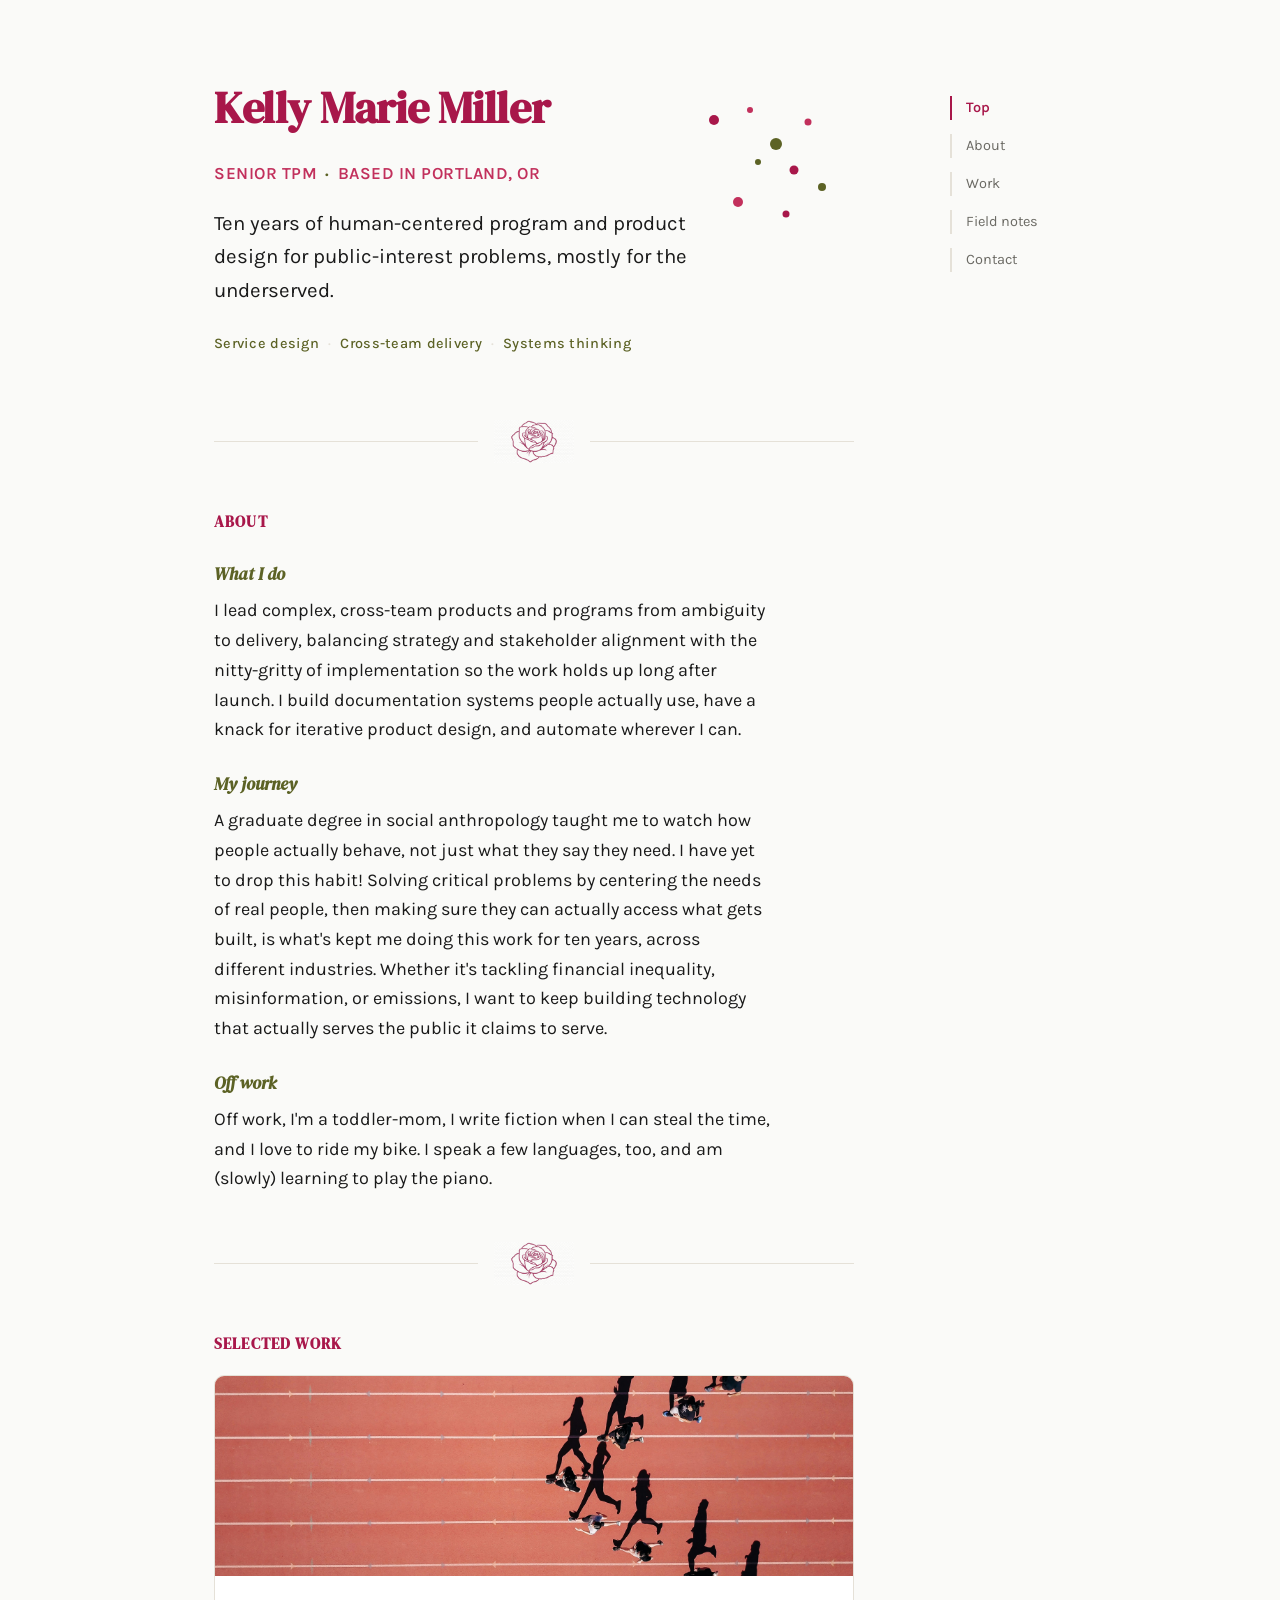
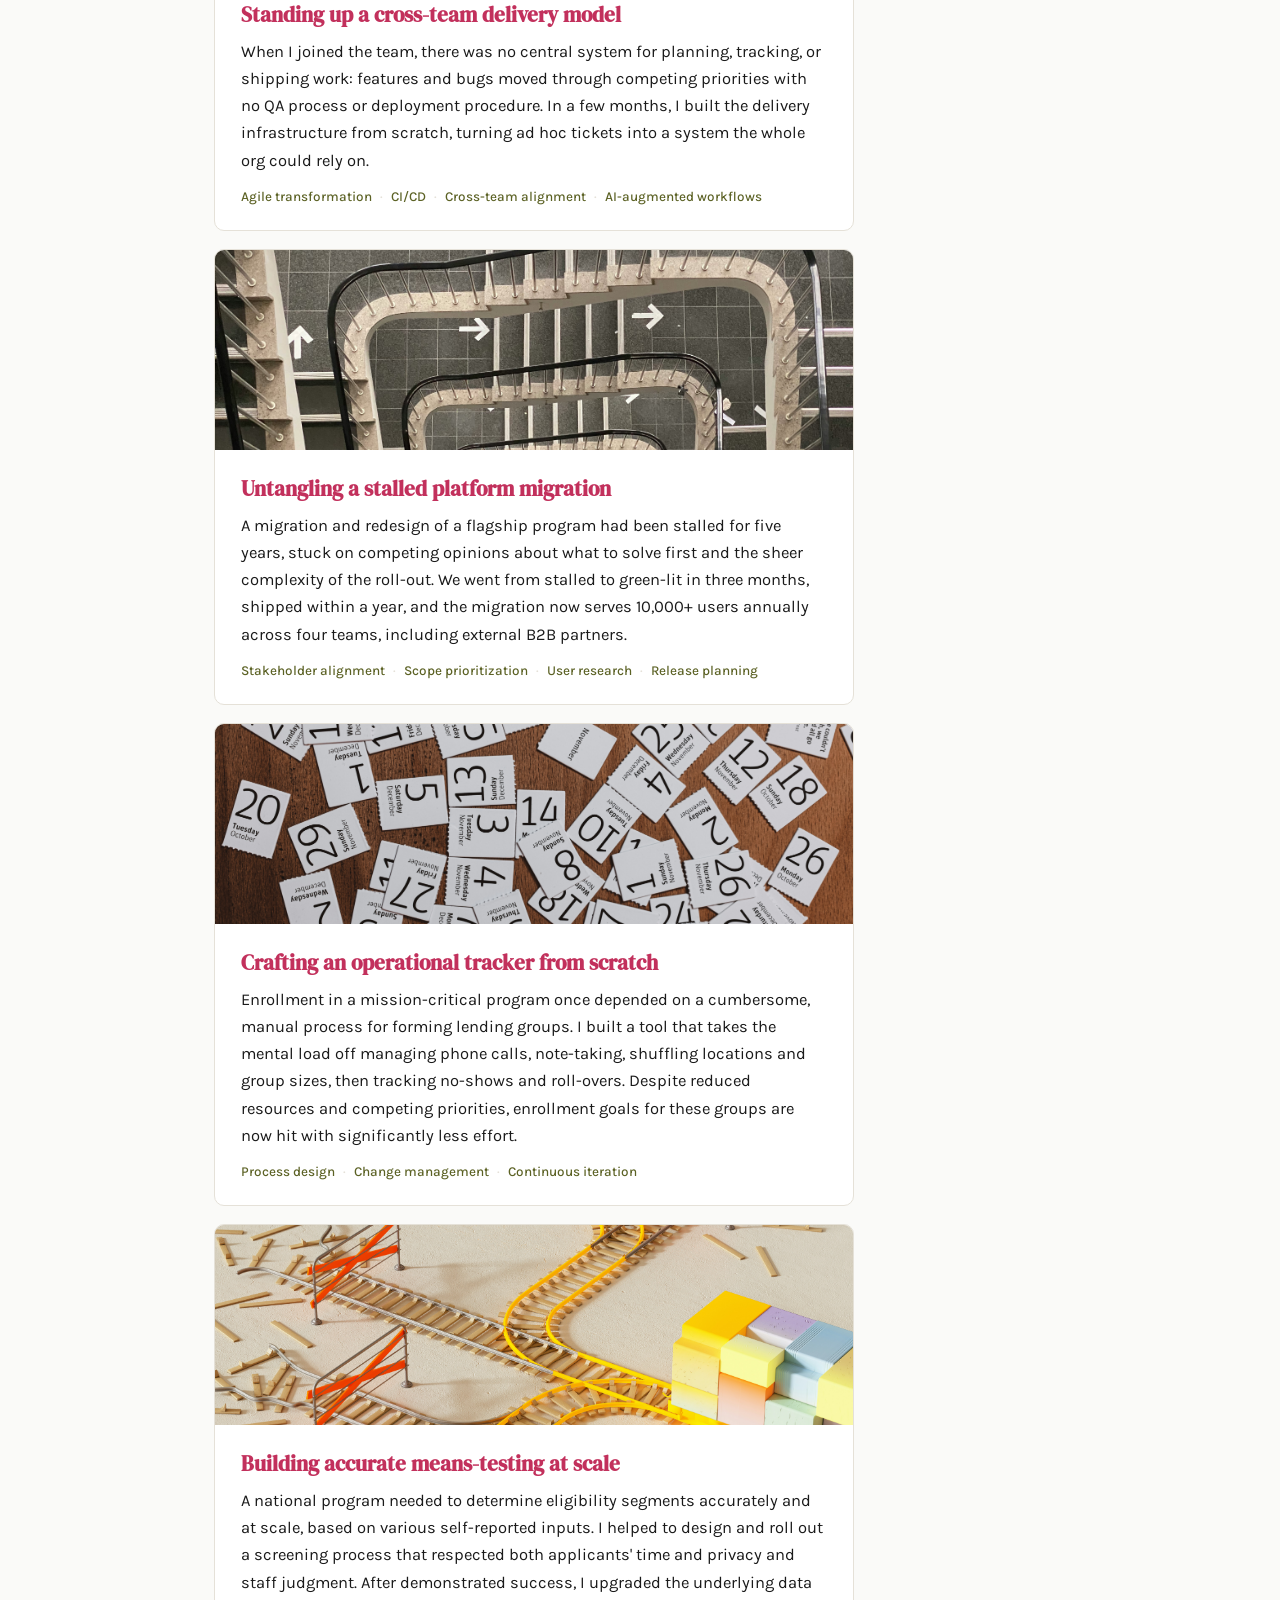
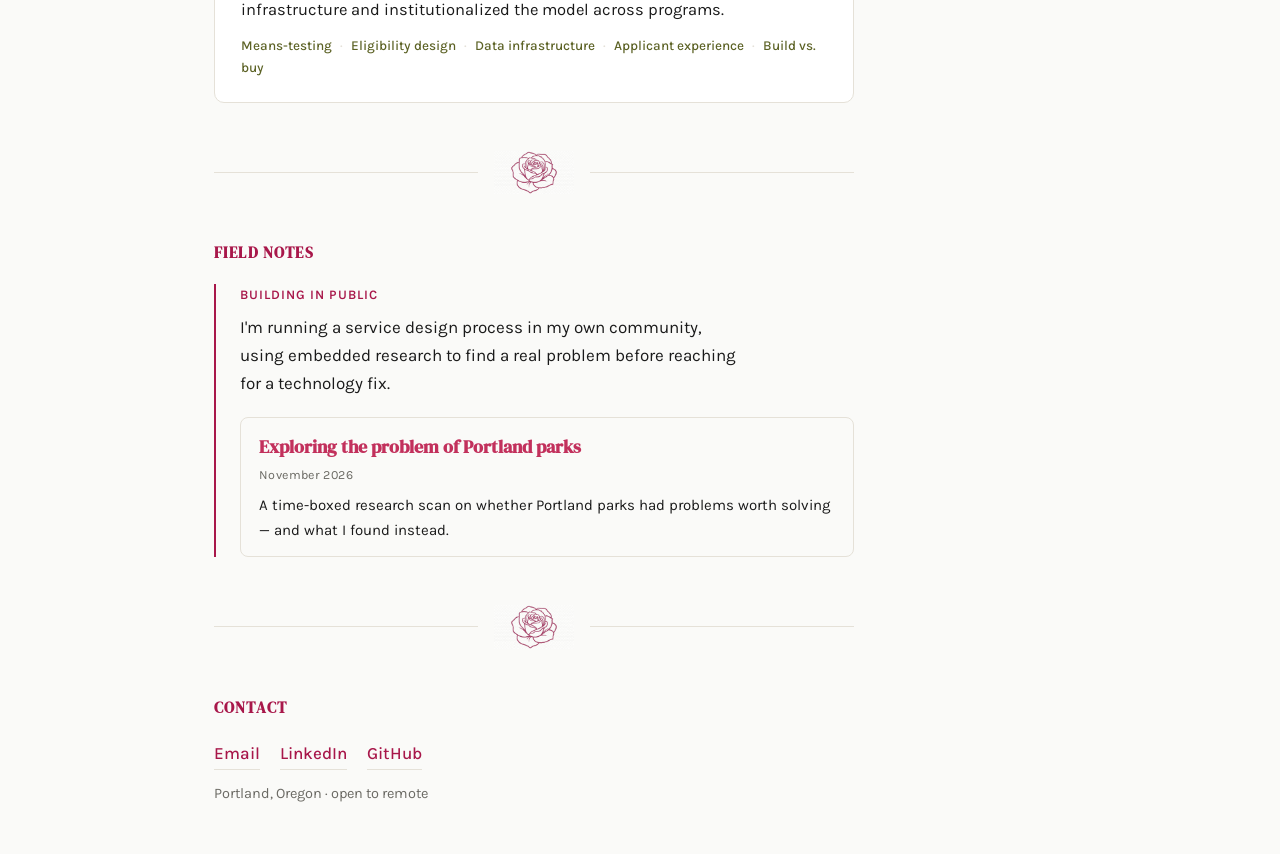
<file: index.html>
<!DOCTYPE html>
<html lang="en">
<head>
  <meta charset="UTF-8">
  <meta name="viewport" content="width=device-width, initial-scale=1.0">
  <title>Kelly Marie Miller — Senior Technical Program Manager</title>
  <meta name="description" content="Senior Technical Program Manager specializing in civic tech, climate, and education. Based in Portland, Oregon.">

  <!-- Fonts -->
  <link rel="preconnect" href="https://fonts.googleapis.com">
  <link rel="preconnect" href="https://fonts.gstatic.com" crossorigin>
  <link href="https://fonts.googleapis.com/css2?family=DM+Serif+Display:ital@0;1&family=Karla:wght@400;500;600&display=swap" rel="stylesheet">

  <!-- Design tokens (colors, fonts, spacing) — edit this to retheme -->
  <link rel="stylesheet" href="css/tokens.css">

  <!-- Component styles — do not edit for content changes -->
  <link rel="stylesheet" href="css/styles.css">
</head>
<body>

<!-- Mobile sticky nav -->
<nav class="top-nav" aria-label="Page sections">
  <div class="top-nav-inner">
    <a href="#top"     data-target="top"     class="current">Top</a>
    <a href="#about"   data-target="about">About</a>
    <a href="#work"    data-target="work">Work</a>
    <a href="#field-notes" data-target="field-notes">Now</a>
    <a href="#contact" data-target="contact">Contact</a>
  </div>
</nav>

<div class="layout-wrap">

  <!-- Main content -->
  <div class="page">

    <!-- Hero -->
    <section id="top" class="hero">

      <!-- Dot-connect animation -->
      <div class="hero-visual-slot" aria-hidden="true">
        <svg viewBox="0 0 160 150" fill="none" id="sketch-svg">
          <path id="sketch-path"
            d="M 16 28 L 52 18 L 78 52 L 110 30 L 96 78 L 60 70 L 40 110 L 88 122 L 124 95"
            fill="none" stroke="#A8174A" stroke-width="2" stroke-linecap="round" stroke-linejoin="round"
            stroke-dasharray="520" stroke-dashoffset="520"></path>
          <circle cx="16"  cy="28"  r="5"   fill="#A8174A"></circle>
          <circle cx="52"  cy="18"  r="3"   fill="#C2305C"></circle>
          <circle cx="78"  cy="52"  r="6"   fill="#5C6225"></circle>
          <circle cx="110" cy="30"  r="3.5" fill="#C2305C"></circle>
          <circle cx="96"  cy="78"  r="4.5" fill="#A8174A"></circle>
          <circle cx="60"  cy="70"  r="3"   fill="#5C6225"></circle>
          <circle cx="40"  cy="110" r="5"   fill="#C2305C"></circle>
          <circle cx="88"  cy="122" r="3.5" fill="#A8174A"></circle>
          <circle cx="124" cy="95"  r="4"   fill="#5C6225"></circle>
        </svg>
      </div>

      <div class="hero-text">
        <div class="hero-name"       id="hero-name"></div>
        <div class="hero-identity"   id="hero-identity"></div>
        <div class="hero-line"       id="hero-line"></div>
        <div class="hero-keywords"   id="hero-keywords"></div>
      </div>
    </section>

    <div class="rose-divider">
      <div class="rule-line"></div>
      <img src="assets/images/rose-divider.png" alt="" aria-hidden="true">
      <div class="rule-line"></div>
    </div>

    <!-- About -->
    <section id="about" class="section about-block">
      <div class="section-eyebrow">About</div>
      <div class="sub-eyebrow">What I do</div>
      <p id="about-what"></p>
      <div class="sub-eyebrow">My journey</div>
      <p id="about-journey"></p>
      <div class="sub-eyebrow">Off work</div>
      <p id="about-offwork"></p>
    </section>

    <div class="rose-divider">
      <div class="rule-line"></div>
      <img src="assets/images/rose-divider.png" alt="" aria-hidden="true">
      <div class="rule-line"></div>
    </div>

    <!-- Work -->
    <section id="work" class="section">
      <div class="section-eyebrow">Selected work</div>
      <div class="case-list" id="case-list"></div>
    </section>

    <div class="rose-divider">
      <div class="rule-line"></div>
      <img src="assets/images/rose-divider.png" alt="" aria-hidden="true">
      <div class="rule-line"></div>
    </div>

    <!-- Building in public -->
    <section id="field-notes" class="section">
      <div class="section-eyebrow">Field notes</div>
      <div class="project-block">
        <div class="project-label" id="project-label"></div>
        <p class="project-intro" id="project-intro"></p>
        <div class="post-list" id="post-list"></div>
      </div>
    </section>

    <div class="rose-divider">
      <div class="rule-line"></div>
      <img src="assets/images/rose-divider.png" alt="" aria-hidden="true">
      <div class="rule-line"></div>
    </div>

    <!-- Contact -->
    <section id="contact" class="section">
      <div class="section-eyebrow">Contact</div>
      <div class="contact-block">
    <div class="contact-links">
          <a id="contact-email" href="#">Email</a>
          <a id="contact-linkedin" href="#" target="_blank" rel="noopener">LinkedIn</a>
          <a id="contact-github" href="#" target="_blank" rel="noopener">GitHub</a>
        </div>
        <div class="contact-note" id="contact-note"></div>
      </div>
    </section>


  </div>

  <!-- Side nav -->
  <nav class="side-nav" aria-label="Page sections">
    <div class="side-nav-inner">
      <a href="#top"     data-target="top"     class="current">Top</a>
      <a href="#about"   data-target="about">About</a>
      <a href="#work"    data-target="work">Work</a>
      <a href="#field-notes" data-target="field-notes">Field notes</a>
      <a href="#contact" data-target="contact">Contact</a>
    </div>
  </nav>

</div>

<!-- Modal -->
<div class="modal-overlay" id="modal-overlay" role="dialog" aria-modal="true" aria-labelledby="modal-title">
  <div class="modal">
    <button class="modal-close" id="modal-close" aria-label="Close">&times;</button>
    <div class="modal-image" id="modal-image">image or diagram</div>
    <div class="modal-body">
      <div class="modal-title"   id="modal-title"></div>
      <div class="modal-context" id="modal-context"></div>
      <div class="modal-outcome" id="modal-outcome"></div>
      <ul  class="modal-details" id="modal-details"></ul>
      <div class="modal-tags"    id="modal-tags"></div>
    </div>
  </div>
</div>

<!-- Content: edit this file to update all copy -->
<script src="js/content.js"></script>

<!-- App logic: do not edit -->
<script src="js/main.js"></script>

</body>
</html>
</file>
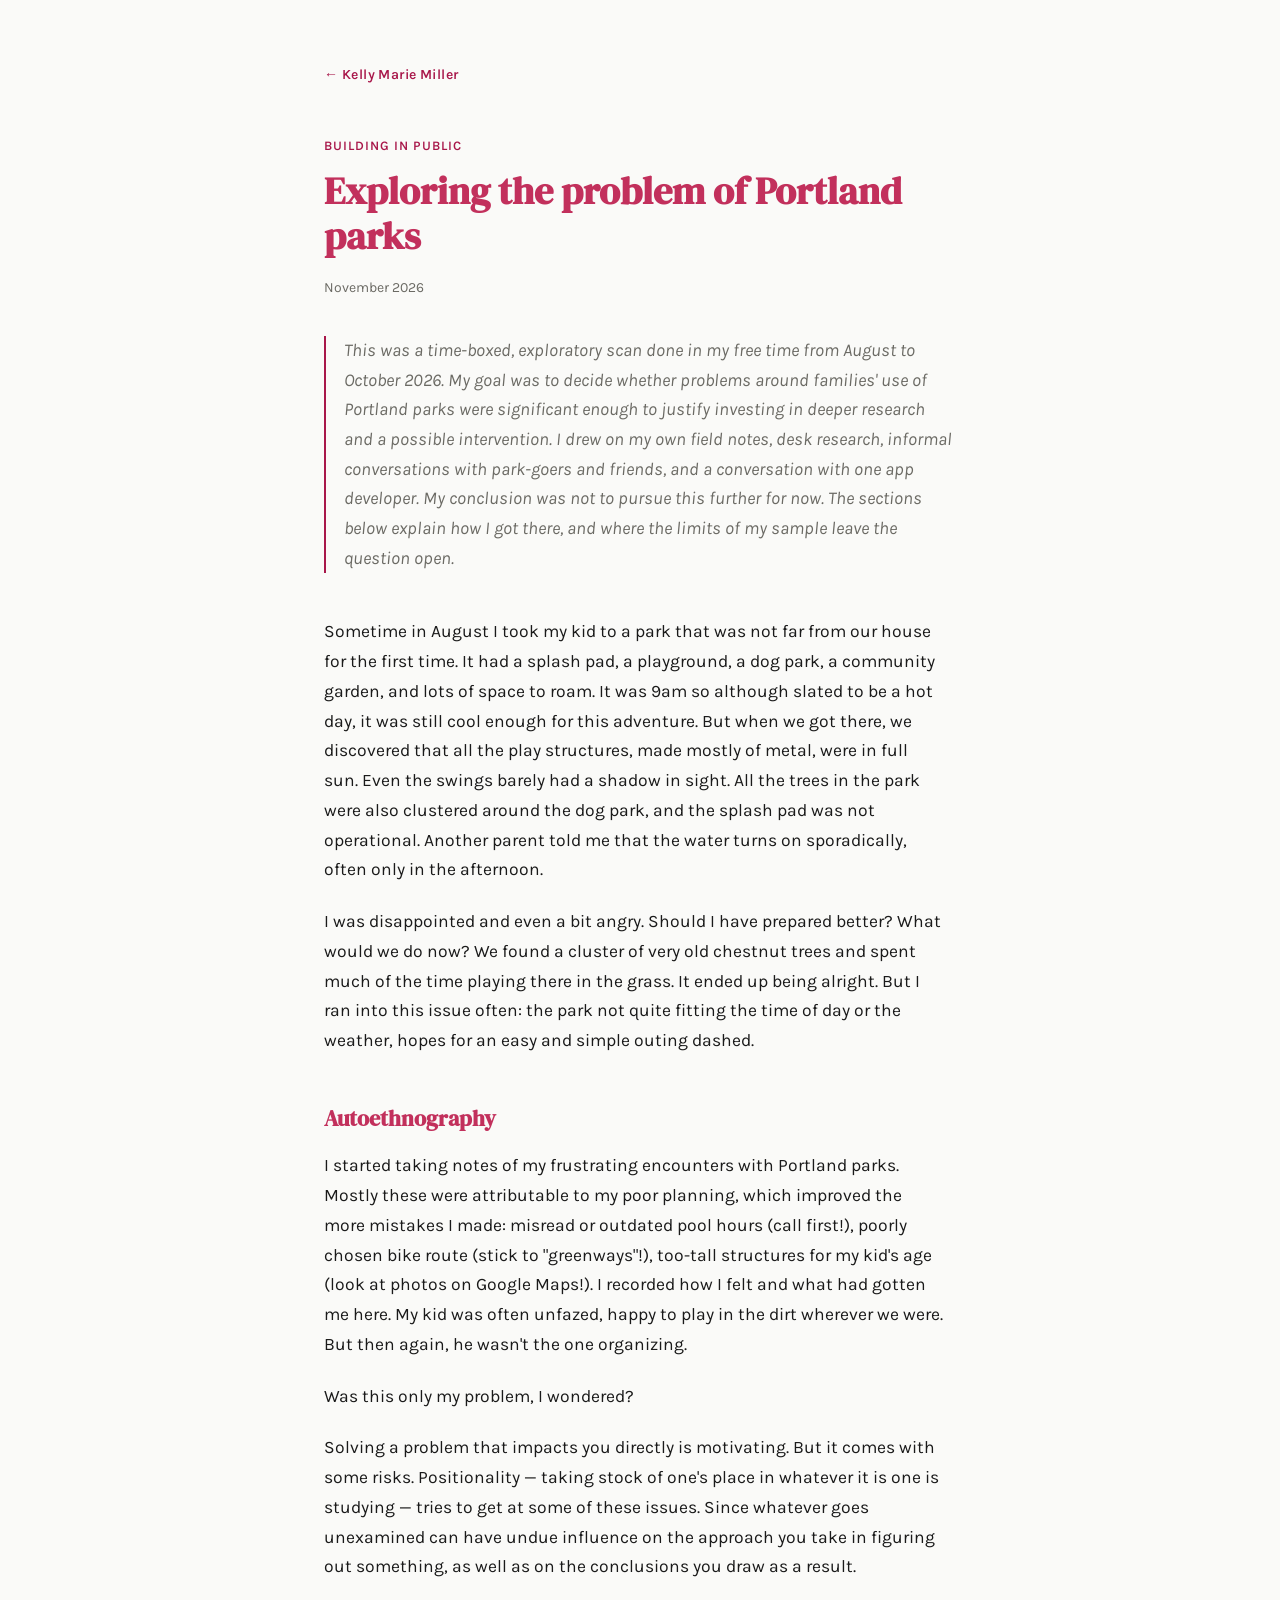
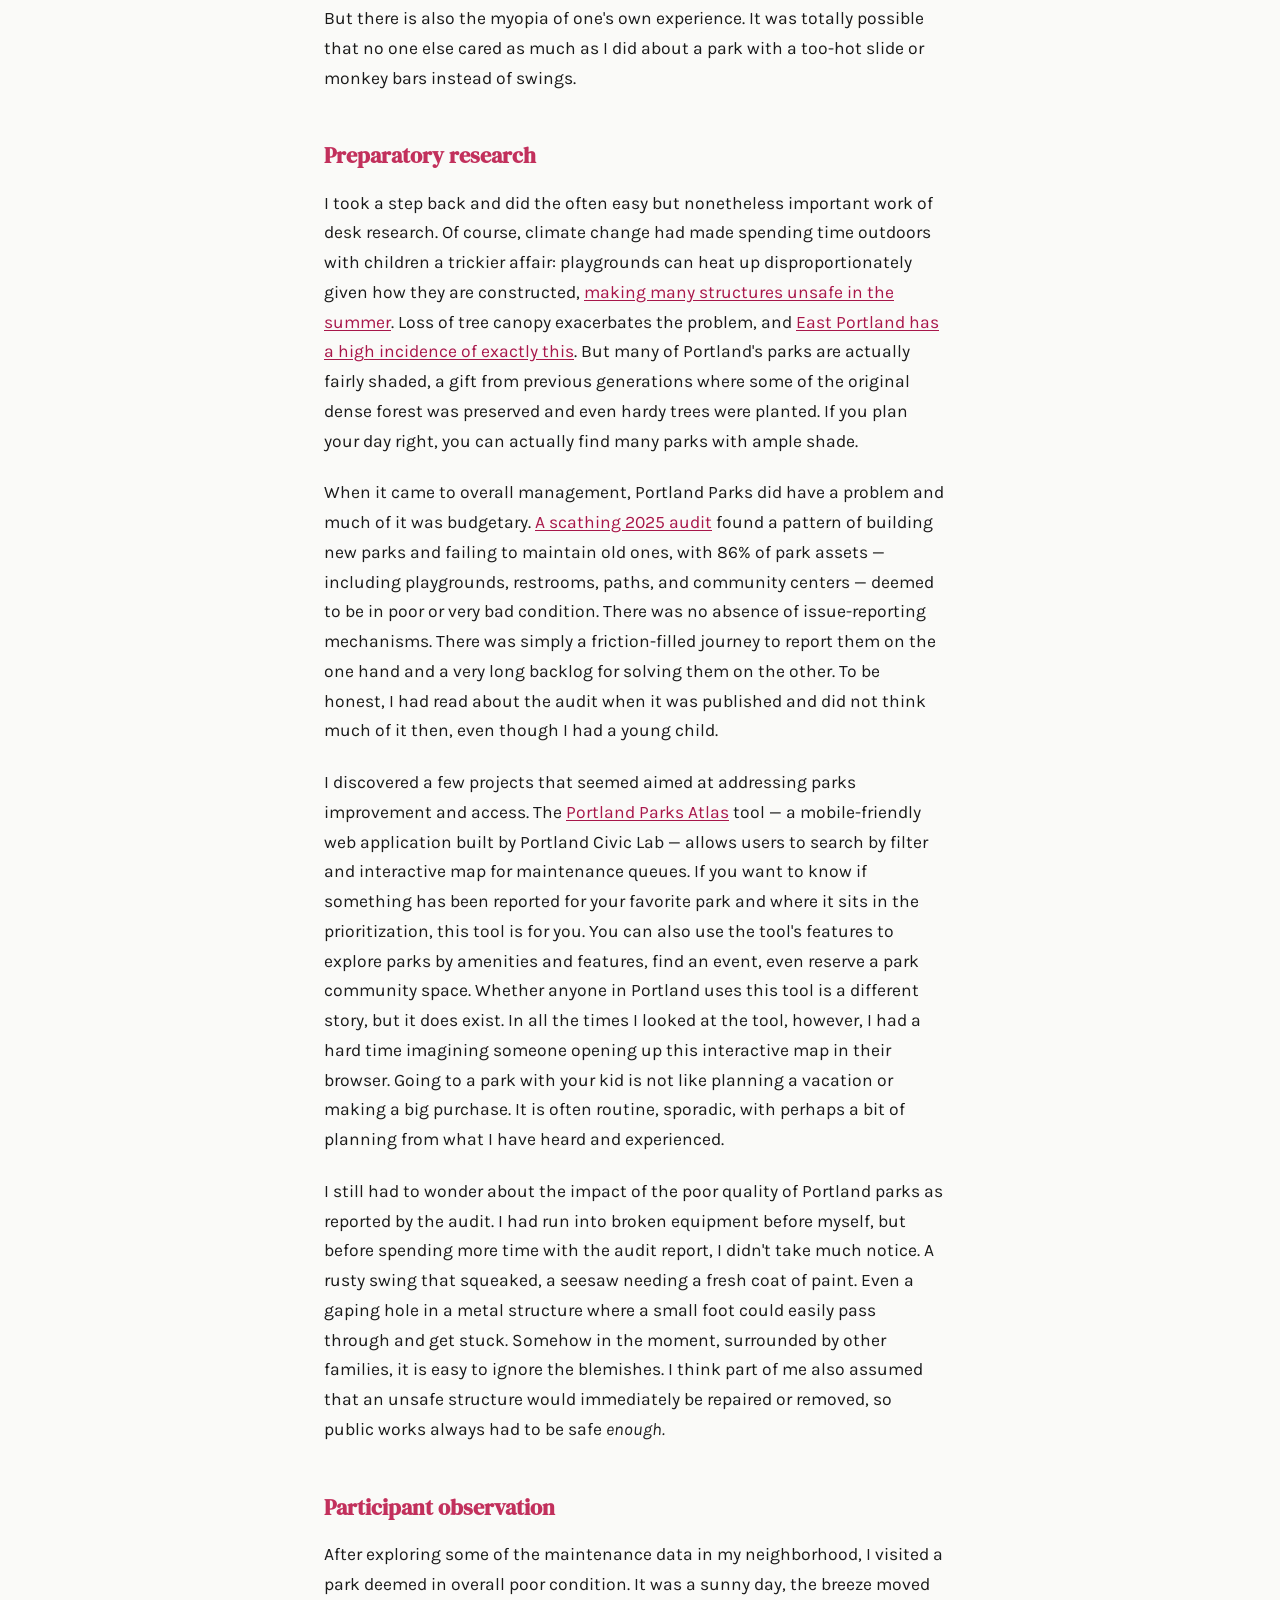
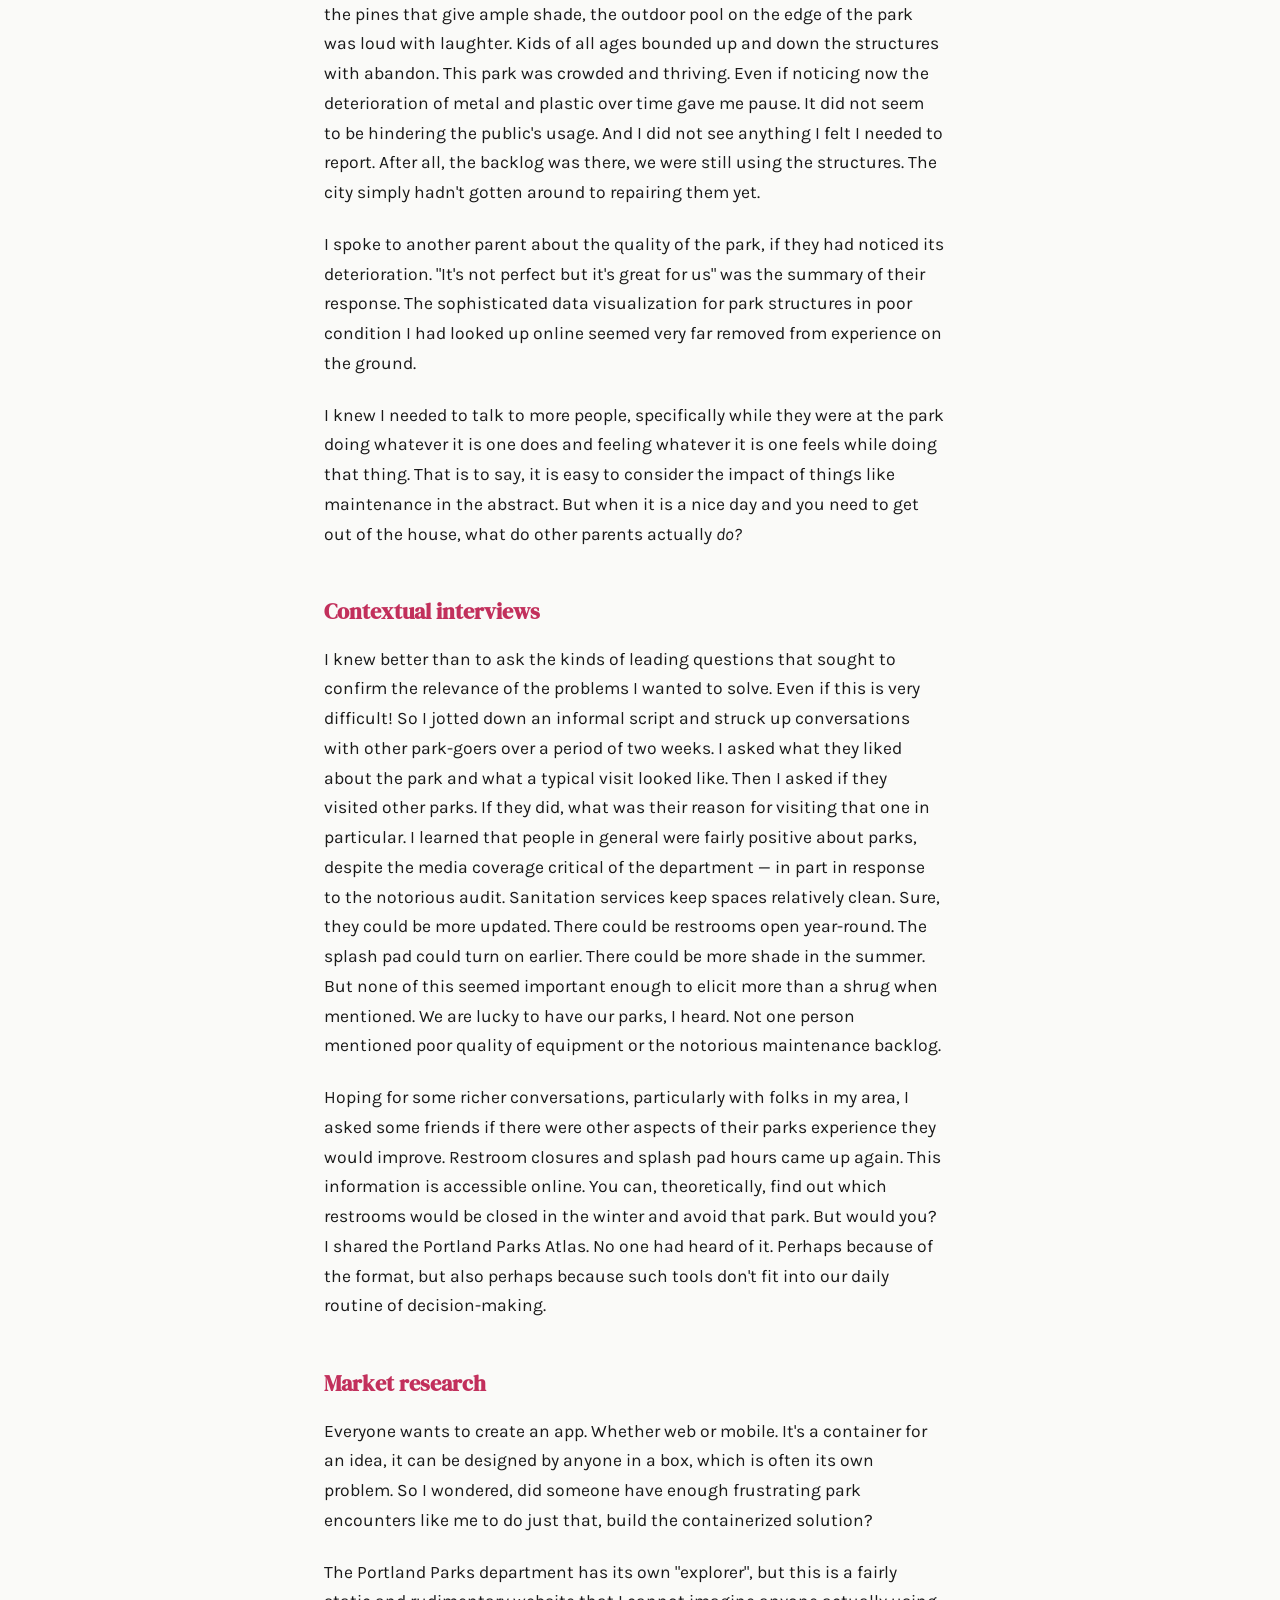
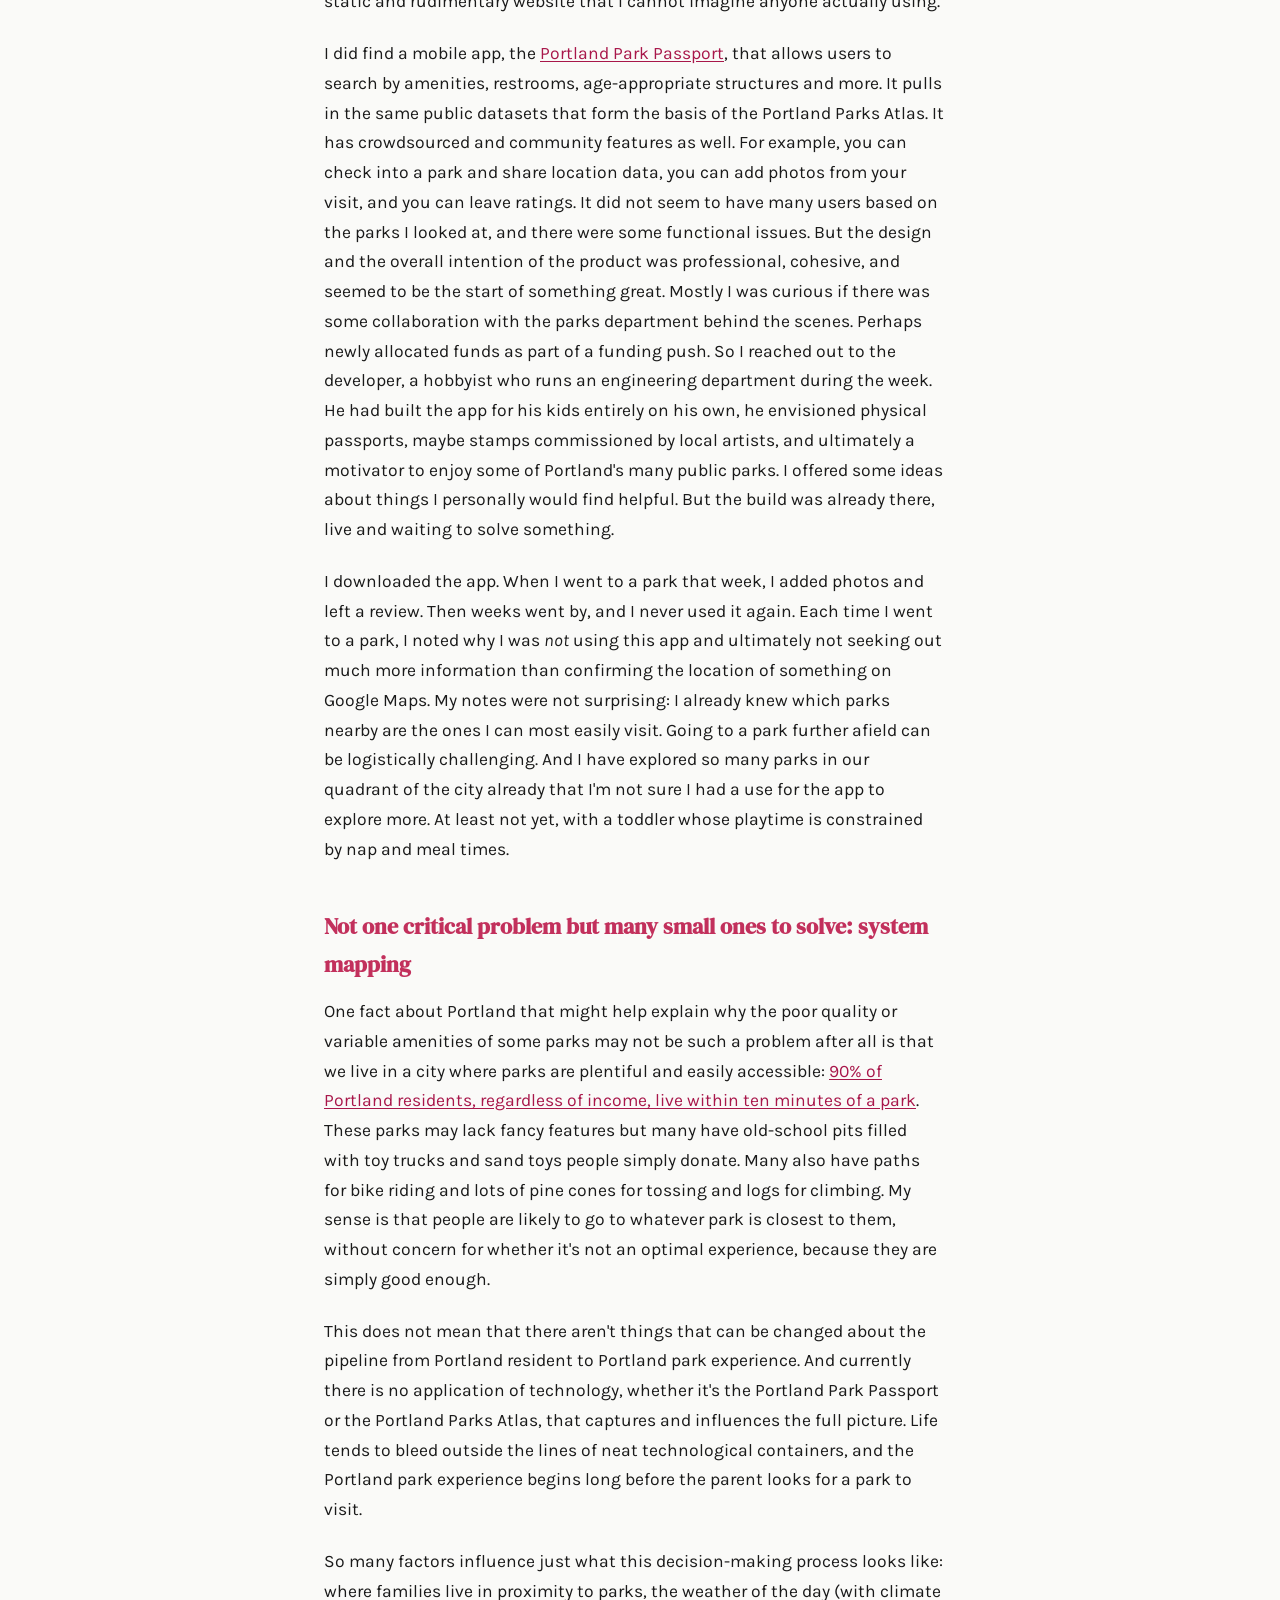
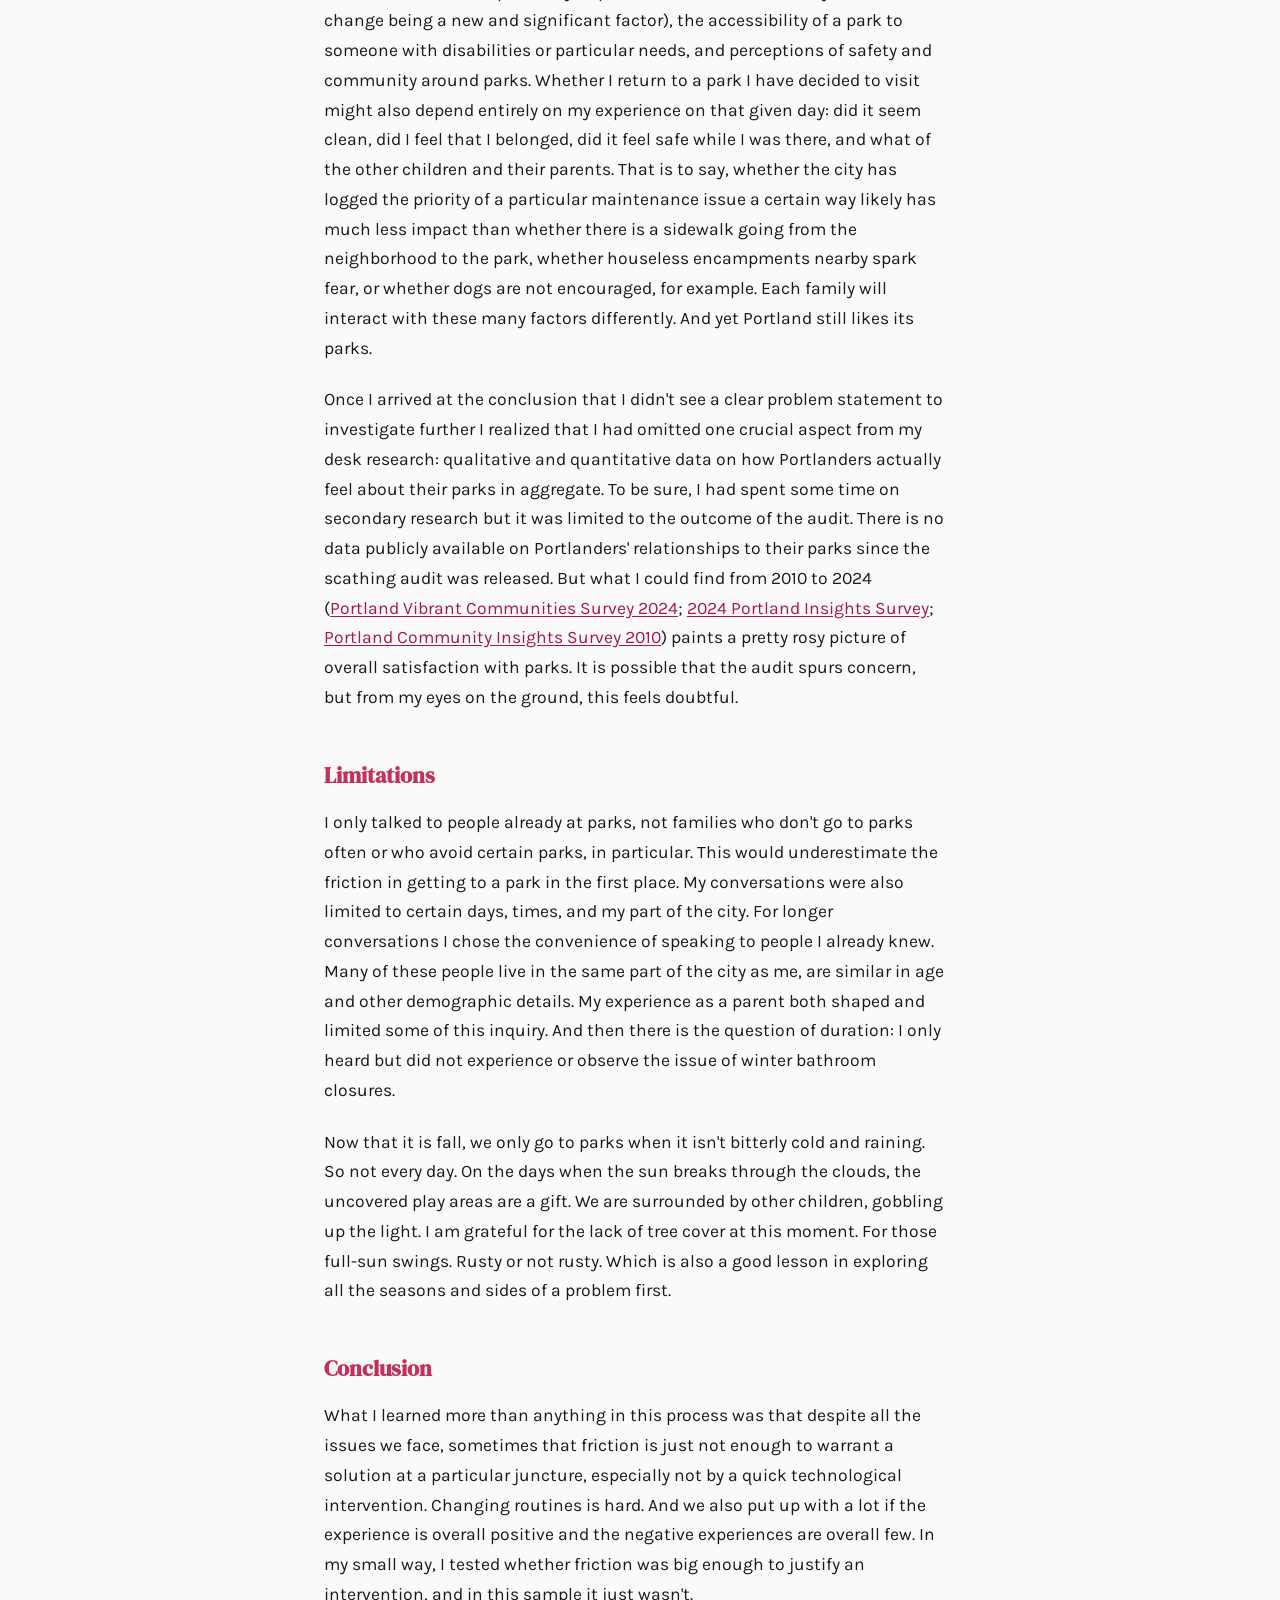
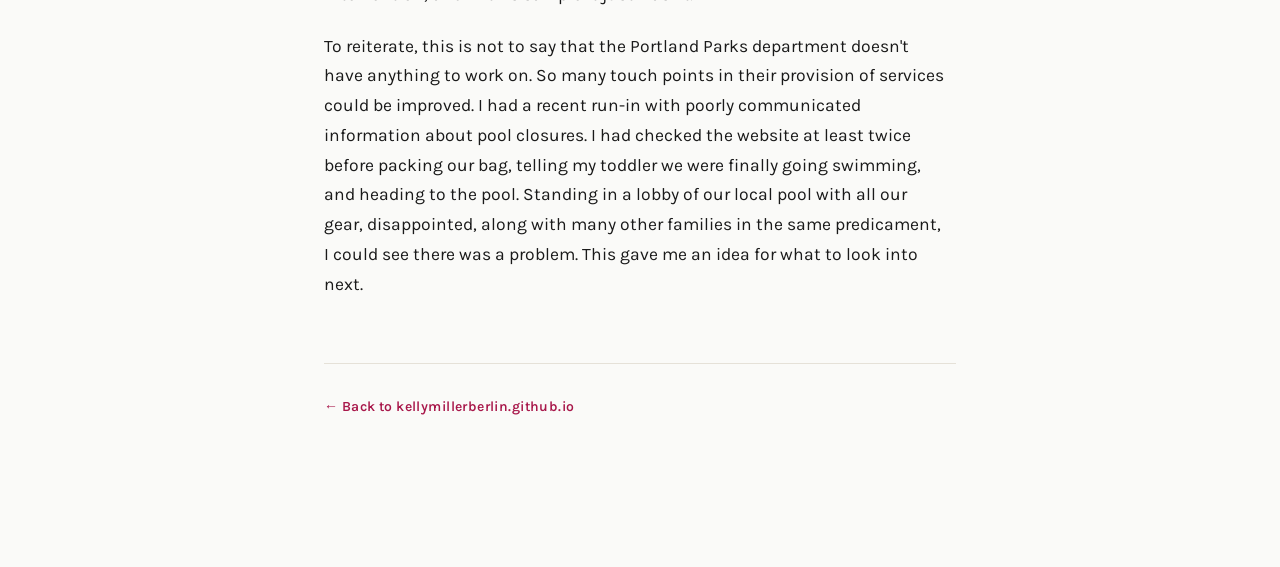
<file: posts/portland-parks.html>
<!DOCTYPE html>
<html lang="en">
<head>
  <meta charset="UTF-8">
  <meta name="viewport" content="width=device-width, initial-scale=1.0">
  <title>Exploring the problem of Portland parks — Kelly Marie Miller</title>
  <meta name="description" content="A time-boxed research scan on whether Portland parks had problems worth solving — and what I found instead.">

  <link rel="preconnect" href="https://fonts.googleapis.com">
  <link rel="preconnect" href="https://fonts.gstatic.com" crossorigin>
  <link href="https://fonts.googleapis.com/css2?family=DM+Serif+Display:ital@0;1&family=Karla:wght@400;500;600&display=swap" rel="stylesheet">

  <link rel="stylesheet" href="../css/tokens.css">

  <style>
    *, *::before, *::after { margin: 0; padding: 0; box-sizing: border-box; }

    body {
      background: var(--bg);
      color: var(--text);
      font-family: var(--font-body);
      line-height: 1.7;
    }

    .post-wrap {
      max-width: 680px;
      margin: 0 auto;
      padding: 60px 24px 100px;
    }

    .post-back {
      display: inline-block;
      font-size: 14px;
      font-weight: 600;
      color: var(--accent-1);
      text-decoration: none;
      letter-spacing: 0.03em;
      margin-bottom: 48px;
    }

    .post-back:hover { text-decoration: underline; }

    .post-eyebrow {
      font-size: 13px;
      font-weight: 600;
      letter-spacing: 0.08em;
      text-transform: uppercase;
      color: var(--accent-1);
      margin-bottom: 12px;
    }

    .post-title {
      font-family: var(--font-display);
      font-weight: 600;
      font-size: 38px;
      line-height: 1.2;
      color: var(--accent-2);
      margin-bottom: 16px;
    }

    .post-meta {
      font-size: 14px;
      color: var(--text-muted);
      margin-bottom: 36px;
    }

    .post-lede {
      font-size: 18px;
      font-style: italic;
      color: var(--text-muted);
      border-left: 2px solid var(--accent-1);
      padding-left: 18px;
      margin-bottom: 44px;
      line-height: 1.65;
    }

    .post-body p {
      font-size: 17.5px;
      margin-bottom: 22px;
      max-width: 620px;
    }

    .post-body h3 {
      font-family: var(--font-display);
      font-weight: 600;
      font-size: 22px;
      color: var(--accent-2);
      margin: 44px 0 14px;
    }

    .post-body a {
      color: var(--accent-1);
      text-decoration: underline;
      text-underline-offset: 2px;
    }

    .post-body em { font-style: italic; }

    .post-body strong { font-weight: 600; }

    .post-footer {
      margin-top: 64px;
      padding-top: 28px;
      border-top: 1px solid var(--hairline);
    }

    @media (max-width: 760px) {
      .post-wrap { padding: 36px 20px 72px; }
      .post-title { font-size: 28px; }
      .post-body p { font-size: 16.5px; }
    }
  </style>
</head>
<body>

<div class="post-wrap">

  <a href="../index.html" class="post-back">← Kelly Marie Miller</a>

  <div class="post-eyebrow">Building in public</div>
  <h1 class="post-title">Exploring the problem of Portland parks</h1>
  <div class="post-meta">November 2026</div>

  <p class="post-lede">This was a time-boxed, exploratory scan done in my free time from August to October 2026. My goal was to decide whether problems around families' use of Portland parks were significant enough to justify investing in deeper research and a possible intervention. I drew on my own field notes, desk research, informal conversations with park-goers and friends, and a conversation with one app developer. My conclusion was not to pursue this further for now. The sections below explain how I got there, and where the limits of my sample leave the question open.</p>

  <div class="post-body">

    <p>Sometime in August I took my kid to a park that was not far from our house for the first time. It had a splash pad, a playground, a dog park, a community garden, and lots of space to roam. It was 9am so although slated to be a hot day, it was still cool enough for this adventure. But when we got there, we discovered that all the play structures, made mostly of metal, were in full sun. Even the swings barely had a shadow in sight. All the trees in the park were also clustered around the dog park, and the splash pad was not operational. Another parent told me that the water turns on sporadically, often only in the afternoon.</p>

    <p>I was disappointed and even a bit angry. Should I have prepared better? What would we do now? We found a cluster of very old chestnut trees and spent much of the time playing there in the grass. It ended up being alright. But I ran into this issue often: the park not quite fitting the time of day or the weather, hopes for an easy and simple outing dashed.</p>

    <h3>Autoethnography</h3>

    <p>I started taking notes of my frustrating encounters with Portland parks. Mostly these were attributable to my poor planning, which improved the more mistakes I made: misread or outdated pool hours (call first!), poorly chosen bike route (stick to "greenways"!), too-tall structures for my kid's age (look at photos on Google Maps!). I recorded how I felt and what had gotten me here. My kid was often unfazed, happy to play in the dirt wherever we were. But then again, he wasn't the one organizing.</p>

    <p>Was this only my problem, I wondered?</p>

    <p>Solving a problem that impacts you directly is motivating. But it comes with some risks. Positionality — taking stock of one's place in whatever it is one is studying — tries to get at some of these issues. Since whatever goes unexamined can have undue influence on the approach you take in figuring out something, as well as on the conclusions you draw as a result.</p>

    <p>But there is also the myopia of one's own experience. It was totally possible that no one else cared as much as I did about a park with a too-hot slide or monkey bars instead of swings.</p>

    <h3>Preparatory research</h3>

    <p>I took a step back and did the often easy but nonetheless important work of desk research. Of course, climate change had made spending time outdoors with children a trickier affair: playgrounds can heat up disproportionately given how they are constructed, <a href="https://sdgresources.relx.com/index%2Ephp/articles/outdoor-playgrounds-and-climate-change-importance-surface-materials-and-shade-extend-play" target="_blank" rel="noopener">making many structures unsafe in the summer</a>. Loss of tree canopy exacerbates the problem, and <a href="https://grey-octagon-tnly.squarespace.com/news/new-research-shows-east-portland-is-hot-spot-for-canopy-loss" target="_blank" rel="noopener">East Portland has a high incidence of exactly this</a>. But many of Portland's parks are actually fairly shaded, a gift from previous generations where some of the original dense forest was preserved and even hardy trees were planted. If you plan your day right, you can actually find many parks with ample shade.</p>

    <p>When it came to overall management, Portland Parks did have a problem and much of it was budgetary. <a href="https://www.portland.gov/auditor/audit-services/news/2025/10/15/parks-fiscal-management-systemwide-goals-and-sustainability" target="_blank" rel="noopener">A scathing 2025 audit</a> found a pattern of building new parks and failing to maintain old ones, with 86% of park assets — including playgrounds, restrooms, paths, and community centers — deemed to be in poor or very bad condition. There was no absence of issue-reporting mechanisms. There was simply a friction-filled journey to report them on the one hand and a very long backlog for solving them on the other. To be honest, I had read about the audit when it was published and did not think much of it then, even though I had a young child.</p>

    <p>I discovered a few projects that seemed aimed at addressing parks improvement and access. The <a href="https://parks.portlandciviclab.org/" target="_blank" rel="noopener">Portland Parks Atlas</a> tool — a mobile-friendly web application built by Portland Civic Lab — allows users to search by filter and interactive map for maintenance queues. If you want to know if something has been reported for your favorite park and where it sits in the prioritization, this tool is for you. You can also use the tool's features to explore parks by amenities and features, find an event, even reserve a park community space. Whether anyone in Portland uses this tool is a different story, but it does exist. In all the times I looked at the tool, however, I had a hard time imagining someone opening up this interactive map in their browser. Going to a park with your kid is not like planning a vacation or making a big purchase. It is often routine, sporadic, with perhaps a bit of planning from what I have heard and experienced.</p>

    <p>I still had to wonder about the impact of the poor quality of Portland parks as reported by the audit. I had run into broken equipment before myself, but before spending more time with the audit report, I didn't take much notice. A rusty swing that squeaked, a seesaw needing a fresh coat of paint. Even a gaping hole in a metal structure where a small foot could easily pass through and get stuck. Somehow in the moment, surrounded by other families, it is easy to ignore the blemishes. I think part of me also assumed that an unsafe structure would immediately be repaired or removed, so public works always had to be safe <em>enough.</em></p>

    <h3>Participant observation</h3>

    <p>After exploring some of the maintenance data in my neighborhood, I visited a park deemed in overall poor condition. It was a sunny day, the breeze moved the pines that give ample shade, the outdoor pool on the edge of the park was loud with laughter. Kids of all ages bounded up and down the structures with abandon. This park was crowded and thriving. Even if noticing now the deterioration of metal and plastic over time gave me pause. It did not seem to be hindering the public's usage. And I did not see anything I felt I needed to report. After all, the backlog was there, we were still using the structures. The city simply hadn't gotten around to repairing them yet.</p>

    <p>I spoke to another parent about the quality of the park, if they had noticed its deterioration. "It's not perfect but it's great for us" was the summary of their response. The sophisticated data visualization for park structures in poor condition I had looked up online seemed very far removed from experience on the ground.</p>

    <p>I knew I needed to talk to more people, specifically while they were at the park doing whatever it is one does and feeling whatever it is one feels while doing that thing. That is to say, it is easy to consider the impact of things like maintenance in the abstract. But when it is a nice day and you need to get out of the house, what do other parents actually <em>do?</em></p>

    <h3>Contextual interviews</h3>

    <p>I knew better than to ask the kinds of leading questions that sought to confirm the relevance of the problems I wanted to solve. Even if this is very difficult! So I jotted down an informal script and struck up conversations with other park-goers over a period of two weeks. I asked what they liked about the park and what a typical visit looked like. Then I asked if they visited other parks. If they did, what was their reason for visiting that one in particular. I learned that people in general were fairly positive about parks, despite the media coverage critical of the department — in part in response to the notorious audit. Sanitation services keep spaces relatively clean. Sure, they could be more updated. There could be restrooms open year-round. The splash pad could turn on earlier. There could be more shade in the summer. But none of this seemed important enough to elicit more than a shrug when mentioned. We are lucky to have our parks, I heard. Not one person mentioned poor quality of equipment or the notorious maintenance backlog.</p>

    <p>Hoping for some richer conversations, particularly with folks in my area, I asked some friends if there were other aspects of their parks experience they would improve. Restroom closures and splash pad hours came up again. This information is accessible online. You can, theoretically, find out which restrooms would be closed in the winter and avoid that park. But would you? I shared the Portland Parks Atlas. No one had heard of it. Perhaps because of the format, but also perhaps because such tools don't fit into our daily routine of decision-making.</p>

    <h3>Market research</h3>

    <p>Everyone wants to create an app. Whether web or mobile. It's a container for an idea, it can be designed by anyone in a box, which is often its own problem. So I wondered, did someone have enough frustrating park encounters like me to do just that, build the containerized solution?</p>

    <p>The Portland Parks department has its own "explorer", but this is a fairly static and rudimentary website that I cannot imagine anyone actually using.</p>

    <p>I did find a mobile app, the <a href="https://portlandparkpassport.com/" target="_blank" rel="noopener">Portland Park Passport</a>, that allows users to search by amenities, restrooms, age-appropriate structures and more. It pulls in the same public datasets that form the basis of the Portland Parks Atlas. It has crowdsourced and community features as well. For example, you can check into a park and share location data, you can add photos from your visit, and you can leave ratings. It did not seem to have many users based on the parks I looked at, and there were some functional issues. But the design and the overall intention of the product was professional, cohesive, and seemed to be the start of something great. Mostly I was curious if there was some collaboration with the parks department behind the scenes. Perhaps newly allocated funds as part of a funding push. So I reached out to the developer, a hobbyist who runs an engineering department during the week. He had built the app for his kids entirely on his own, he envisioned physical passports, maybe stamps commissioned by local artists, and ultimately a motivator to enjoy some of Portland's many public parks. I offered some ideas about things I personally would find helpful. But the build was already there, live and waiting to solve something.</p>

    <p>I downloaded the app. When I went to a park that week, I added photos and left a review. Then weeks went by, and I never used it again. Each time I went to a park, I noted why I was <em>not</em> using this app and ultimately not seeking out much more information than confirming the location of something on Google Maps. My notes were not surprising: I already knew which parks nearby are the ones I can most easily visit. Going to a park further afield can be logistically challenging. And I have explored so many parks in our quadrant of the city already that I'm not sure I had a use for the app to explore more. At least not yet, with a toddler whose playtime is constrained by nap and meal times.</p>

    <h3>Not one critical problem but many small ones to solve: system mapping</h3>

    <p>One fact about Portland that might help explain why the poor quality or variable amenities of some parks may not be such a problem after all is that we live in a city where parks are plentiful and easily accessible: <a href="https://www.tpl.org/city/portland-oregon" target="_blank" rel="noopener">90% of Portland residents, regardless of income, live within ten minutes of a park</a>. These parks may lack fancy features but many have old-school pits filled with toy trucks and sand toys people simply donate. Many also have paths for bike riding and lots of pine cones for tossing and logs for climbing. My sense is that people are likely to go to whatever park is closest to them, without concern for whether it's not an optimal experience, because they are simply good enough.</p>

    <p>This does not mean that there aren't things that can be changed about the pipeline from Portland resident to Portland park experience. And currently there is no application of technology, whether it's the Portland Park Passport or the Portland Parks Atlas, that captures and influences the full picture. Life tends to bleed outside the lines of neat technological containers, and the Portland park experience begins long before the parent looks for a park to visit.</p>

    <p>So many factors influence just what this decision-making process looks like: where families live in proximity to parks, the weather of the day (with climate change being a new and significant factor), the accessibility of a park to someone with disabilities or particular needs, and perceptions of safety and community around parks. Whether I return to a park I have decided to visit might also depend entirely on my experience on that given day: did it seem clean, did I feel that I belonged, did it feel safe while I was there, and what of the other children and their parents. That is to say, whether the city has logged the priority of a particular maintenance issue a certain way likely has much less impact than whether there is a sidewalk going from the neighborhood to the park, whether houseless encampments nearby spark fear, or whether dogs are not encouraged, for example. Each family will interact with these many factors differently. And yet Portland still likes its parks.</p>

    <p>Once I arrived at the conclusion that I didn't see a clear problem statement to investigate further I realized that I had omitted one crucial aspect from my desk research: qualitative and quantitative data on how Portlanders actually feel about their parks in aggregate. To be sure, I had spent some time on secondary research but it was limited to the outcome of the audit. There is no data publicly available on Portlanders' relationships to their parks since the scathing audit was released. But what I could find from 2010 to 2024 (<a href="https://www.portland.gov/parks/documents/portland-vibrant-community-survey-analysis-august-2024/download" target="_blank" rel="noopener">Portland Vibrant Communities Survey 2024</a>; <a href="https://www.portland.gov/budget/insights" target="_blank" rel="noopener">2024 Portland Insights Survey</a>; <a href="https://www.portland.gov/auditor/audit-services/about-us/audit-reports-online" target="_blank" rel="noopener">Portland Community Insights Survey 2010</a>) paints a pretty rosy picture of overall satisfaction with parks. It is possible that the audit spurs concern, but from my eyes on the ground, this feels doubtful.</p>

    <h3>Limitations</h3>

    <p>I only talked to people already at parks, not families who don't go to parks often or who avoid certain parks, in particular. This would underestimate the friction in getting to a park in the first place. My conversations were also limited to certain days, times, and my part of the city. For longer conversations I chose the convenience of speaking to people I already knew. Many of these people live in the same part of the city as me, are similar in age and other demographic details. My experience as a parent both shaped and limited some of this inquiry. And then there is the question of duration: I only heard but did not experience or observe the issue of winter bathroom closures.</p>

    <p>Now that it is fall, we only go to parks when it isn't bitterly cold and raining. So not every day. On the days when the sun breaks through the clouds, the uncovered play areas are a gift. We are surrounded by other children, gobbling up the light. I am grateful for the lack of tree cover at this moment. For those full-sun swings. Rusty or not rusty. Which is also a good lesson in exploring all the seasons and sides of a problem first.</p>

    <h3>Conclusion</h3>

    <p>What I learned more than anything in this process was that despite all the issues we face, sometimes that friction is just not enough to warrant a solution at a particular juncture, especially not by a quick technological intervention. Changing routines is hard. And we also put up with a lot if the experience is overall positive and the negative experiences are overall few. In my small way, I tested whether friction was big enough to justify an intervention, and in this sample it just wasn't.</p>

    <p>To reiterate, this is not to say that the Portland Parks department doesn't have anything to work on. So many touch points in their provision of services could be improved. I had a recent run-in with poorly communicated information about pool closures. I had checked the website at least twice before packing our bag, telling my toddler we were finally going swimming, and heading to the pool. Standing in a lobby of our local pool with all our gear, disappointed, along with many other families in the same predicament, I could see there was a problem. This gave me an idea for what to look into next.</p>

  </div>

  <div class="post-footer">
    <a href="../index.html" class="post-back">← Back to kellymillerberlin.github.io</a>
  </div>

</div>

</body>
</html>
</file>
<file: css/tokens.css>
/*
  tokens.css
  ──────────
  All design decisions live here.
  Edit this file to update colors, fonts, or spacing across the entire site.
  Never edit values directly in styles.css.

  Color system: three-tier hierarchy encodes structural meaning, not decoration.
    accent-1  Top-level section headers (About, Selected Work, Right Now)
    accent-2  Nested headers (case titles, project title, hero identity line)
    accent-3  Sub-headers and inline keywords (What I do, tags, keywords)
    text      Body prose — always near-black, never colored
    text-muted  Supporting labels, context lines, footer note
*/

:root {
  /* Background */
  --bg:           #FAFAF8;  /* warm paper white */
  --card-bg:      #FFFFFF;

  /* Text */
  --text:         #1A1A1A;  /* near-black, 16.65:1 contrast on --bg */
  --text-muted:   #6B6A64;  /* 5.19:1 contrast on --bg */
  --hairline:     #E5E1D8;  /* borders, dividers */

  /* Accent tiers — all pass WCAG AA (4.5:1) on --bg */
  --accent-1:     #A8174A;  /* raspberry, primary    — 5.76:1 */
  --accent-2:     #C2305C;  /* raspberry mid, secondary — 4.55:1 */
  --accent-3:     #5C6225;  /* muted olive, tertiary  — 6.22:1 */

  /* Typography */
  --font-display: 'DM Serif Display', serif;
  --font-body:    'Karla', sans-serif;

  /* Spacing scale */
  --space-xs:     8px;
  --space-sm:     16px;
  --space-md:     24px;
  --space-lg:     48px;
  --space-xl:     72px;

  /* Layout */
  --max-width:    900px;
  --content-width: 680px;
}
</file>
<file: css/styles.css>
/*
  styles.css
  ──────────
  Layout and component styles.
  All values reference tokens from tokens.css.
  Do not hardcode colors, fonts, or spacing here.
*/

/* ── Reset ─────────────────────────────────────────────── */
*, *::before, *::after { margin: 0; padding: 0; box-sizing: border-box; }

/* ── Base ───────────────────────────────────────────────── */
body {
  background: var(--bg);
  color: var(--text);
  font-family: var(--font-body);
  line-height: 1.65;
}

/* ── Layout ─────────────────────────────────────────────── */
.layout-wrap {
  max-width: var(--max-width);
  margin: 0 auto;
  display: flex;
  gap: var(--space-xl);
}

.page {
  flex: 1;
  min-width: 0;
  padding: 0 var(--space-md);
}

/* ── Mobile top nav ─────────────────────────────────────── */
.top-nav {
  display: none;
  position: fixed;
  top: 0;
  left: 0;
  right: 0;
  width: 100%;
  z-index: 50;
  background: var(--bg);
  border-bottom: 1px solid var(--hairline);
  padding: 0 var(--space-md);
}

.top-nav-inner {
  display: flex;
  gap: 0;
  overflow-x: auto;
  -webkit-overflow-scrolling: touch;
  scrollbar-width: none;
}

.top-nav-inner::-webkit-scrollbar { display: none; }

.top-nav a {
  flex-shrink: 0;
  font-size: 13.5px;
  font-weight: 600;
  color: var(--text-muted);
  text-decoration: none;
  padding: 14px 16px;
  border-bottom: 2px solid transparent;
  transition: color 0.2s ease, border-color 0.2s ease;
  letter-spacing: 0.03em;
}

.top-nav a.current {
  color: var(--accent-1);
  border-bottom-color: var(--accent-1);
}

/* ── Side nav ───────────────────────────────────────────── */
.side-nav {
  width: 140px;
  flex-shrink: 0;
  padding-top: 96px;
}

.side-nav-inner {
  position: sticky;
  top: 24px;
  display: flex;
  flex-direction: column;
  gap: 14px;
}

.side-nav a {
  font-size: 14.5px;
  color: var(--text-muted);
  text-decoration: none;
  padding-left: 14px;
  border-left: 2px solid var(--hairline);
  transition: color 0.2s ease, border-color 0.2s ease;
}

.side-nav a.current {
  color: var(--accent-1);
  border-left-color: var(--accent-1);
  font-weight: 600;
}

.side-nav a:focus-visible {
  outline: 2px solid var(--accent-1);
  outline-offset: 2px;
}

/* ── Rose divider ───────────────────────────────────────── */
.rose-divider {
  display: flex;
  align-items: center;
  margin: 0;
}

.rose-divider .rule-line {
  flex: 1;
  height: 1px;
  background: var(--hairline);
}

.rose-divider img {
  flex-shrink: 0;
  width: 80px;
  height: auto;
  margin: 0 16px;
  opacity: 0.80;
  display: block;
}

/* ── Hero ───────────────────────────────────────────────── */
.hero {
  padding: var(--space-xl) 0 64px;
  position: relative;
}

.hero-text {
  position: relative;
  z-index: 2;
  max-width: 540px;
}

.hero-name {
  font-family: var(--font-display);
  font-weight: 600;
  color: var(--accent-1);
  font-size: 44px;
  letter-spacing: -0.01em;
  margin-bottom: 14px;
}

.hero-identity {
  font-size: 17px;
  color: var(--accent-2);
  letter-spacing: 0.03em;
  text-transform: uppercase;
  font-weight: 600;
  margin-bottom: 20px;
}

.hero-identity .dot { margin: 0 8px; color: var(--accent-3); font-weight: 700; }

.hero-line {
  font-size: 20.5px;
  color: var(--text);
}

.hero-line .accent-word {
  color: var(--accent-1);
  font-style: italic;
  font-family: var(--font-display);
}

.hero-keywords {
  margin-top: var(--space-md);
  font-size: 14.5px;
  font-weight: 500;
  color: var(--accent-3);
  letter-spacing: 0.02em;
}

.hero-keywords .sep { margin: 0 9px; color: var(--hairline); }

/* ── Hero animation ─────────────────────────────────────── */
.hero-visual-slot {
  display: block;
  position: absolute;
  right: -4px;
  top: 92px;
  width: 160px;
  height: 150px;
  z-index: 1;
}

.hero-visual-slot svg { width: 100%; height: 100%; }

/* ── Sections ───────────────────────────────────────────── */
.section { padding: var(--space-lg) 0; }

.section-eyebrow {
  font-family: var(--font-display);
  font-size: 14.5px;
  color: var(--accent-1);
  letter-spacing: 0.08em;
  text-transform: uppercase;
  margin-bottom: 18px;
  font-weight: 600;
}

/* ── About ──────────────────────────────────────────────── */
.about-block p {
  font-size: 18px;
  margin-bottom: 12px;
  max-width: 560px;
}

.about-block p:last-child { margin-bottom: 0; }

.sub-eyebrow {
  font-family: var(--font-display);
  font-style: italic;
  font-weight: 600;
  color: var(--accent-3);
  font-size: 16.5px;
  margin: 26px 0 8px;
}

.sub-eyebrow:first-of-type { margin-top: 0; }

/* ── Case study cards ───────────────────────────────────── */
.case-list {
  display: flex;
  flex-direction: column;
  gap: 18px;
}

.case-card {
  background: var(--card-bg);
  border: 1px solid var(--hairline);
  border-radius: 10px;
  overflow: hidden;
  display: flex;
  flex-direction: column;
  transition: border-color 0.2s ease;
  cursor: pointer;
}

.case-card:hover,
.case-card:focus-within { border-color: var(--accent-1); }

.case-card:focus-visible { outline: 2px solid var(--accent-1); outline-offset: 2px; }

.case-image {
  width: 100%;
  height: 200px;
  flex-shrink: 0;
  background: linear-gradient(135deg, var(--hairline), #F0EDE5);
  display: flex;
  align-items: center;
  justify-content: center;
  font-size: 11px;
  color: var(--text-muted);
  text-align: center;
  padding: 0;
  overflow: hidden;
}

.case-image img { width: 100%; height: 100%; object-fit: cover; }

.case-body { padding: 22px 26px; flex: 1; }

.case-title {
  font-family: var(--font-display);
  font-weight: 600;
  color: var(--accent-2);
  font-size: 21px;
  margin-bottom: 5px;
}

.case-context {
  font-size: 15px;
  color: var(--text-muted);
  margin-bottom: 11px;
}

.case-outcome {
  font-size: 16.5px;
  margin-bottom: 12px;
  color: var(--text);
}

.case-tags { font-size: 13.5px; font-weight: 500; color: var(--accent-3); }
.case-tags .sep { margin: 0 8px; color: var(--hairline); }

/* ── Project block ──────────────────────────────────────── */
.project-block {
  border-left: 2px solid var(--accent-1);
  padding-left: var(--space-md);
}

.project-label {
  font-size: 13px;
  letter-spacing: 0.08em;
  text-transform: uppercase;
  color: var(--accent-1);
  margin-bottom: 8px;
  font-weight: 600;
}

.project-intro {
  font-size: 17px;
  max-width: 500px;
  color: var(--text);
  margin-bottom: 20px;
}

.post-list {
  display: flex;
  flex-direction: column;
  gap: 14px;
}

.post-item {
  display: flex;
  flex-direction: column;
  gap: 3px;
  text-decoration: none;
  padding: 14px 18px;
  border: 1px solid var(--hairline);
  border-radius: 8px;
  transition: border-color 0.2s ease;
}

.post-item:hover { border-color: var(--accent-1); }

.post-title {
  font-family: var(--font-display);
  font-weight: 600;
  font-size: 18px;
  color: var(--accent-2);
}

.post-meta {
  font-size: 12.5px;
  color: var(--text-muted);
  letter-spacing: 0.03em;
}

.post-summary {
  font-size: 15px;
  color: var(--text);
  margin-top: 4px;
}

/* ── Contact section ────────────────────────────────────── */
.contact-block { max-width: 480px; }

.contact-title {
  font-family: var(--font-display);
  font-weight: 600;
  color: var(--accent-2);
  font-size: 32px;
  margin-bottom: 20px;
}

.contact-links {
  display: flex;
  gap: 20px;
  margin-bottom: 12px;
}

.contact-links a {
  color: var(--accent-1);
  text-decoration: none;
  font-size: 17px;
  font-weight: 500;
  border-bottom: 1px solid var(--hairline);
  padding-bottom: 2px;
  transition: border-color 0.2s ease;
}

.contact-links a:hover { border-color: var(--accent-1); }

.contact-note { font-size: 14.5px; color: var(--text-muted); }

/* ── Footer ─────────────────────────────────────────────── */
.footer {
  padding: var(--space-lg) 0 80px;
  display: flex;
  justify-content: space-between;
  align-items: baseline;
  flex-wrap: wrap;
  gap: var(--space-sm);
}

.footer-links { display: flex; gap: 20px; font-size: 16px; }

.footer-links a {
  color: var(--accent-1);
  text-decoration: none;
  border-bottom: 1px solid var(--hairline);
  padding-bottom: 2px;
  transition: border-color 0.2s ease;
}

.footer-links a:hover { border-color: var(--accent-1); }

.footer-links a:focus-visible {
  outline: 2px solid var(--accent-1);
  outline-offset: 2px;
}

.footer-note { font-size: 14.5px; color: var(--text-muted); }

/* ── Modal ──────────────────────────────────────────────── */
.modal-overlay {
  display: none;
  position: fixed;
  inset: 0;
  z-index: 100;
  background: rgba(26,26,26,0.55);
  backdrop-filter: blur(2px);
  align-items: center;
  justify-content: center;
  padding: var(--space-md);
}

.modal-overlay.open { display: flex; }

.modal {
  background: var(--card-bg);
  border-radius: 12px;
  max-width: 640px;
  width: 100%;
  max-height: 88vh;
  overflow-y: auto;
  box-shadow: 0 24px 64px rgba(0,0,0,0.18);
  position: relative;
}

.modal-image {
  width: 100%;
  height: 180px;
  background: linear-gradient(135deg, var(--hairline), #F0EDE5);
  display: flex;
  align-items: center;
  justify-content: center;
  font-size: 13px;
  color: var(--text-muted);
  border-radius: 12px 12px 0 0;
  overflow: hidden;
}

.modal-image img { width: 100%; height: 100%; object-fit: cover; }

.modal-body { padding: 20px 26px 26px; }

.modal-title {
  font-family: var(--font-display);
  font-weight: 600;
  color: var(--accent-2);
  font-size: 19px;
  margin-bottom: 4px;
}

.modal-context { display: none; }
.modal-outcome { font-size: 14.5px; color: var(--text); margin-bottom: 12px; }

.modal-details { list-style: none; padding: 0; margin-bottom: 14px; }

.modal-details li {
  font-size: 13.5px;
  color: var(--text);
  padding: 4px 0 4px 14px;
  position: relative;
}

.modal-details li::before {
  content: "–";
  position: absolute;
  left: 0;
  color: var(--accent-1);
}

.modal-tags { font-size: 12px; font-weight: 500; color: var(--accent-3); }

.modal-close {
  position: absolute;
  top: 12px;
  right: 14px;
  background: rgba(0,0,0,0.45);
  border: none;
  font-size: 32px;
  color: #fff;
  cursor: pointer;
  line-height: 1;
  padding: 2px 10px 4px;
  border-radius: 6px;
  transition: background 0.15s ease;
  z-index: 10;
}

.modal-close:hover { background: rgba(0,0,0,0.70); }

/* ── Responsive ─────────────────────────────────────────── */
@media (max-width: 760px) {
  .side-nav { display: none; }
  .top-nav { display: block; }
  body { padding-top: 49px; } /* height of fixed top nav */

  .hero-visual-slot { display: none; }
  .hero-name { font-size: 36px; }
  .hero-identity { font-size: 13px; }
  .hero-line { font-size: 17.5px; }
  .hero-keywords { font-size: 13px; letter-spacing: 0; }
  .hero-keywords .sep { margin: 0 6px; }
  .hero-identity .dot { margin: 0 6px; font-size: 15px; }

  .section-eyebrow { font-size: 13px; }
  .about-block p { font-size: 16.5px; }
  .sub-eyebrow { font-size: 15px; }

  .case-image { height: 140px; }
  .case-title { font-size: 19px; }
  .case-context { font-size: 13.5px; }
  .case-outcome { font-size: 15.5px; }
  .case-tags { font-size: 12.5px; }

  .project-title { font-size: 21px; }
  .project-desc { font-size: 15.5px; }

  .footer-links { font-size: 15px; }
  .footer-note { font-size: 13.5px; }

  .modal-body { padding: 20px 20px 28px; }
  .modal-title { font-size: 19px; }
}
</file>
